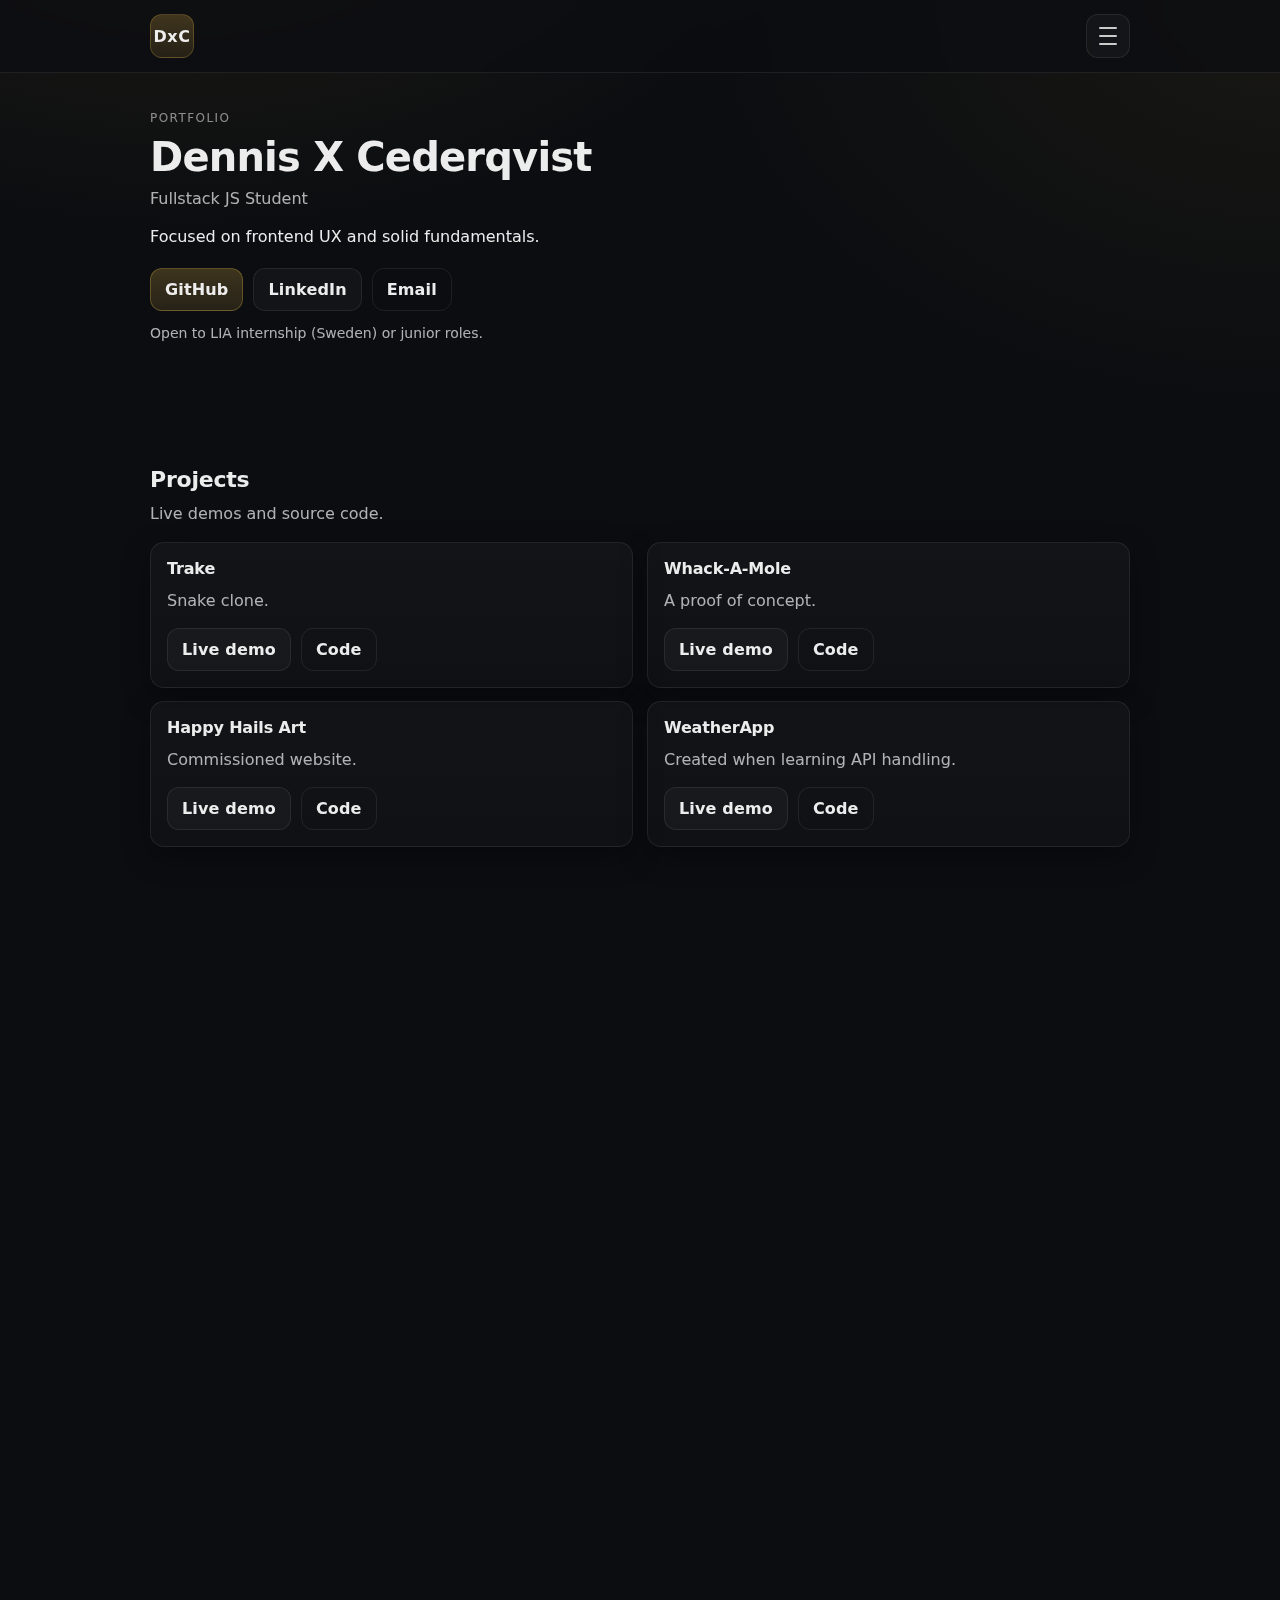
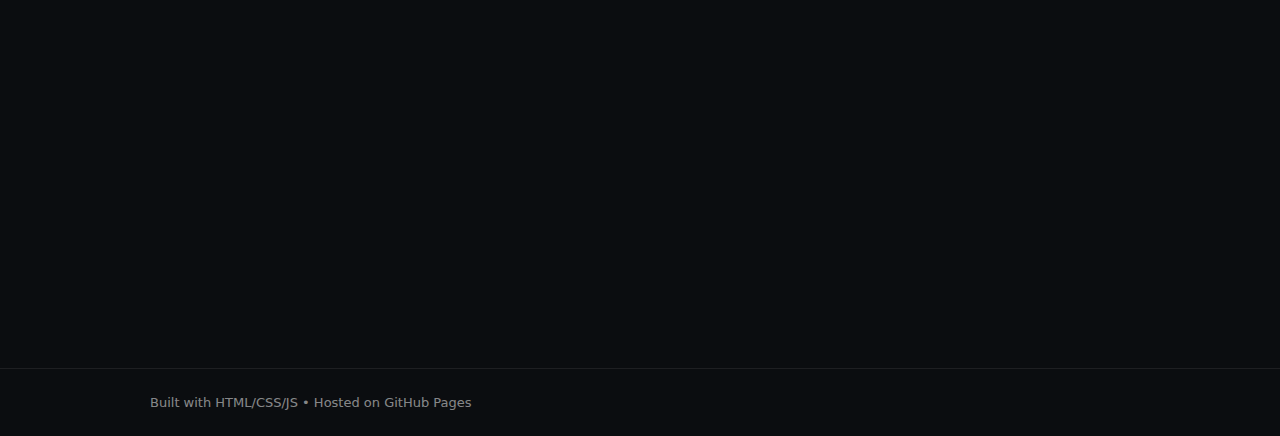
<file: index.html>
<!doctype html>
<html lang="en">
  <head>
    <meta charset="UTF-8" />
    <meta name="viewport" content="width=device-width, initial-scale=1.0" />
    <title>Dennis X Cederqvist — Fullstack JS Student</title>

    <meta
      name="description"
      content="Portfolio landing page for Dennis X Cederqvist. Projects, skills, and contact."
    />

    <!-- Basic Open Graph -->
    <meta property="og:title" content="Dennis X Cederqvist — Portfolio" />
    <meta
      property="og:description"
      content="Projects, skills, and contact info."
    />
    <meta property="og:type" content="website" />

    <link rel="stylesheet" href="./styles.css" />
    <script defer src="./main.js"></script>
    <script defer src="./menu.js"></script>

  </head>

  <body>
    <a class="skip-link" href="#main" data-i18n="skipToContent">Skip to content</a>

    <header class="header">
        <div class="container header__inner">
            <div class="brand" aria-label="Brand">
            <span class="brand__mark" aria-hidden="true">DxC</span>
            <span class="brand__sr">Dennis X Cederqvist</span>
            </div>

            <div class="header__actions">
            <button
                class="menu-btn"
                type="button"
                id="menuBtn"
                aria-label="Open menu"
                aria-expanded="false"
                aria-controls="mobileMenu"
            >
                <span class="menu-btn__bar" aria-hidden="true"></span>
                <span class="menu-btn__bar" aria-hidden="true"></span>
                <span class="menu-btn__bar" aria-hidden="true"></span>
            </button>
            </div>
        </div>

        <!-- Mobile menu overlay -->
        <div class="menu" id="mobileMenu" hidden>
            <div class="menu__backdrop" data-menu-close aria-hidden="true"></div>

            <div class="menu__panel" role="dialog" aria-modal="true" aria-label="Menu">
            <div class="menu__top">
                <div class="menu__brand">
                <span class="brand__mark" aria-hidden="true">DxC</span>
                <span class="menu__title" data-i18n="menu">Menu</span>
                </div>

                <button
                class="menu__close"
                type="button"
                data-menu-close
                aria-label="Close menu"
                >
                ×
                </button>
            </div>

            <nav class="menu__nav" aria-label="Site">
                <a class="menu__link" href="#projects" data-menu-close data-i18n="projects">Projects</a>
                <a class="menu__link" href="#skills" data-menu-close data-i18n="skills">Skills</a>
                <a class="menu__link" href="#about" data-menu-close data-i18n="about">About</a>
                <a class="menu__link" href="#contact" data-menu-close data-i18n="contact">Contact</a>
            </nav>

            <div class="menu__divider" role="separator" aria-hidden="true"></div>

            <!-- Language toggle moved into menu -->
            <button
                class="lang-toggle lang-toggle--menu"
                type="button"
                id="langToggle"
                aria-label="Toggle language"
            >
                <span class="lang-toggle__item lang-toggle__item--active" data-lang="en">EN</span>
                <span class="lang-toggle__sep">|</span>
                <span class="lang-toggle__item" data-lang="sv">SV</span>
            </button>
            </div>
        </div>
    </header>


    <main id="main">
      <!-- HERO -->
      <section class="section hero">
        <div class="container">
          <div class="reveal reveal--up">
            <p class="eyebrow" data-i18n="heroEyebrow">Portfolio</p>

            <h1 class="hero__name" data-i18n="name">Dennis X Cederqvist</h1>
            <p class="hero__title" data-i18n="title">Fullstack JS Student</p>

            <p class="hero__tagline" data-i18n="tagline">
              Focused on frontend UX and solid fundamentals.
            </p>

            <div class="hero__cta">
              <a class="btn btn--primary" href="https://github.com/DennisCederqvist" target="_blank" rel="noreferrer">
                <span data-i18n="github">GitHub</span>
              </a>
              <a class="btn btn--secondary" href="https://www.linkedin.com/in/dennis-cederqvist/" target="_blank" rel="noreferrer">
                <span data-i18n="linkedin">LinkedIn</span>
              </a>
              <a class="btn btn--ghost" href="mailto:denniz.cederquist@gmail.com">
                <span data-i18n="email">Email</span>
              </a>
            </div>

            <p class="hero__note" data-i18n="heroNote">
              Open to LIA internship (Sweden) or junior roles.
            </p>
          </div>
        </div>
      </section>

      <!-- PROJECTS -->
      <section class="section" id="projects">
        <div class="container">
          <div class="section__head reveal reveal--up">
            <h2 class="section__title" data-i18n="projects">Projects</h2>
            <p class="section__subtitle" data-i18n="projectsSub">
              Live demos and source code.
            </p>
          </div>

          <div class="grid">
            <article class="card reveal reveal--left">
              <h3 class="card__title">Trake</h3>
              <p class="card__text" data-i18n="trakeDesc">A Snake clone.</p>
              <div class="card__actions">
                <a class="btn btn--secondary" href="https://denniscederqvist.github.io/Trake/" target="_blank" rel="noreferrer">
                  <span data-i18n="liveDemo">Live demo</span>
                </a>
                <a class="btn btn--ghost" href="https://github.com/DennisCederqvist/Trake" target="_blank" rel="noreferrer">
                  <span data-i18n="code">Code</span>
                </a>
              </div>
            </article>

            <article class="card reveal reveal--right">
              <h3 class="card__title">Whack-A-Mole</h3>
              <p class="card__text" data-i18n="wamDesc">A proof of concept.</p>
              <div class="card__actions">
                <a class="btn btn--secondary" href="https://denniscederqvist.github.io/Whack-A-Mole/" target="_blank" rel="noreferrer">
                  <span data-i18n="liveDemo">Live demo</span>
                </a>
                <a class="btn btn--ghost" href="https://github.com/DennisCederqvist/Whack-A-Mole" target="_blank" rel="noreferrer">
                  <span data-i18n="code">Code</span>
                </a>
              </div>
            </article>

            <article class="card reveal reveal--left">
              <h3 class="card__title">Happy Hails Art</h3>
              <p class="card__text" data-i18n="hhaDesc">A commission website.</p>
              <div class="card__actions">
                <a class="btn btn--secondary" href="https://denniscederqvist.github.io/Happy-Hails-Art/" target="_blank" rel="noreferrer">
                  <span data-i18n="liveDemo">Live demo</span>
                </a>
                <a class="btn btn--ghost" href="https://github.com/DennisCederqvist/Happy-Hails-Art" target="_blank" rel="noreferrer">
                  <span data-i18n="code">Code</span>
                </a>
              </div>
            </article>

            <article class="card reveal reveal--right">
              <h3 class="card__title">WeatherApp</h3>
              <p class="card__text" data-i18n="weatherDesc">Created when learning API handling.</p>
              <div class="card__actions">
                <a class="btn btn--secondary" href="https://denniscederqvist.github.io/WeatherApp/" target="_blank" rel="noreferrer">
                  <span data-i18n="liveDemo">Live demo</span>
                </a>
                <a class="btn btn--ghost" href="https://github.com/DennisCederqvist/WeatherApp" target="_blank" rel="noreferrer">
                  <span data-i18n="code">Code</span>
                </a>
              </div>
            </article>
          </div>
        </div>
      </section>

      <!-- SKILLS -->
      <section class="section" id="skills">
        <div class="container">
          <div class="section__head reveal reveal--up">
            <h2 class="section__title" data-i18n="skills">Skills</h2>
            <p class="section__subtitle" data-i18n="skillsSub">
              Category overview.
            </p>
          </div>

          <div class="grid grid--skills">
            <article class="card reveal reveal--left">
              <div class="card__row">
                <h3 class="card__title" data-i18n="frontend">Frontend</h3>
                <div class="stars" aria-label="4 out of 5">
                  <span class="star star--on" aria-hidden="true">★</span>
                  <span class="star star--on" aria-hidden="true">★</span>
                  <span class="star star--on" aria-hidden="true">★</span>
                  <span class="star star--on" aria-hidden="true">★</span>
                  <span class="star" aria-hidden="true">★</span>
                </div>
              </div>
              <ul class="list">
                <li>HTML</li>
                <li>CSS</li>
                <li data-i18n="responsiveDesign">Responsive design</li>
                <li>JavaScript (ES6+)</li>
                <li>React</li>
              </ul>
            </article>

            <article class="card reveal reveal--right">
              <div class="card__row">
                <h3 class="card__title" data-i18n="backend">Backend</h3>
                <div class="stars" aria-label="3 out of 5">
                  <span class="star star--on" aria-hidden="true">★</span>
                  <span class="star star--on" aria-hidden="true">★</span>
                  <span class="star star--on" aria-hidden="true">★</span>
                  <span class="star" aria-hidden="true">★</span>
                  <span class="star" aria-hidden="true">★</span>
                </div>
              </div>
              <ul class="list">
                <li>Node.js</li>
                <li>REST APIs</li>
                <li data-i18n="databasesBasic">Databases (basic)</li>
              </ul>
            </article>

            <article class="card reveal reveal--left">
              <div class="card__row">
                <h3 class="card__title" data-i18n="tools">Tools</h3>
                <div class="stars" aria-label="4 out of 5">
                  <span class="star star--on" aria-hidden="true">★</span>
                  <span class="star star--on" aria-hidden="true">★</span>
                  <span class="star star--on" aria-hidden="true">★</span>
                  <span class="star star--on" aria-hidden="true">★</span>
                  <span class="star" aria-hidden="true">★</span>
                </div>
              </div>
              <ul class="list">
                <li>Git & GitHub</li>
                <li>Vite / npm</li>
                <li>TypeScript</li>
                <li data-i18n="debugStructure">Debugging & structure</li>
              </ul>
            </article>

            <article class="card reveal reveal--right">
              <div class="card__row">
                <h3 class="card__title" data-i18n="extra">Extra</h3>
                <div class="stars" aria-label="3 out of 5">
                  <span class="star star--on" aria-hidden="true">★</span>
                  <span class="star star--on" aria-hidden="true">★</span>
                  <span class="star star--on" aria-hidden="true">★</span>
                  <span class="star" aria-hidden="true">★</span>
                  <span class="star" aria-hidden="true">★</span>
                </div>
              </div>
              <ul class="list">
                <li data-i18n="uiPolish">UI polish / micro-interactions</li>
                <li data-i18n="accessibilityBasics">Accessibility basics</li>
                <li data-i18n="documentation">Documentation</li>
              </ul>
            </article>
          </div>
        </div>
      </section>

      <!-- ABOUT -->
      <section class="section" id="about">
        <div class="container">
          <div class="section__head reveal reveal--up">
            <h2 class="section__title" data-i18n="about">About</h2>
          </div>

          <div class="card reveal reveal--up">
            <p class="card__text" data-i18n="aboutText">
              I’m a Fullstack JavaScript student building small web apps and games while learning React state patterns and TypeScript. I care about clean structure, readable code, and smooth user experience. I’m currently looking for a LIA internship (Sweden) or a junior position.
            </p>
          </div>
        </div>
      </section>

      <!-- CONTACT -->
      <section class="section" id="contact">
        <div class="container">
          <div class="section__head reveal">
            <h2 class="section__title" data-i18n="contact">Contact</h2>
            <p class="section__subtitle" data-i18n="contactSub">
              Best way to reach me is email or LinkedIn.
            </p>
          </div>

          <div class="contact-actions reveal">
            <a class="btn btn--primary btn--wide" href="mailto:denniz.cederquist@gmail.com">
              <span data-i18n="emailMe">Email me</span>
            </a>
            <a class="btn btn--secondary btn--wide" href="https://www.linkedin.com/in/dennis-cederqvist/" target="_blank" rel="noreferrer">
              <span data-i18n="messageLinkedIn">Message on LinkedIn</span>
            </a>
          </div>
        </div>
      </section>
    </main>

    <footer class="footer">
      <div class="container footer__inner">
        <p class="footer__text" data-i18n="footerText">
          Built with HTML/CSS/JS • Hosted on GitHub Pages
        </p>
      </div>
    </footer>
  </body>
</html>
</file>
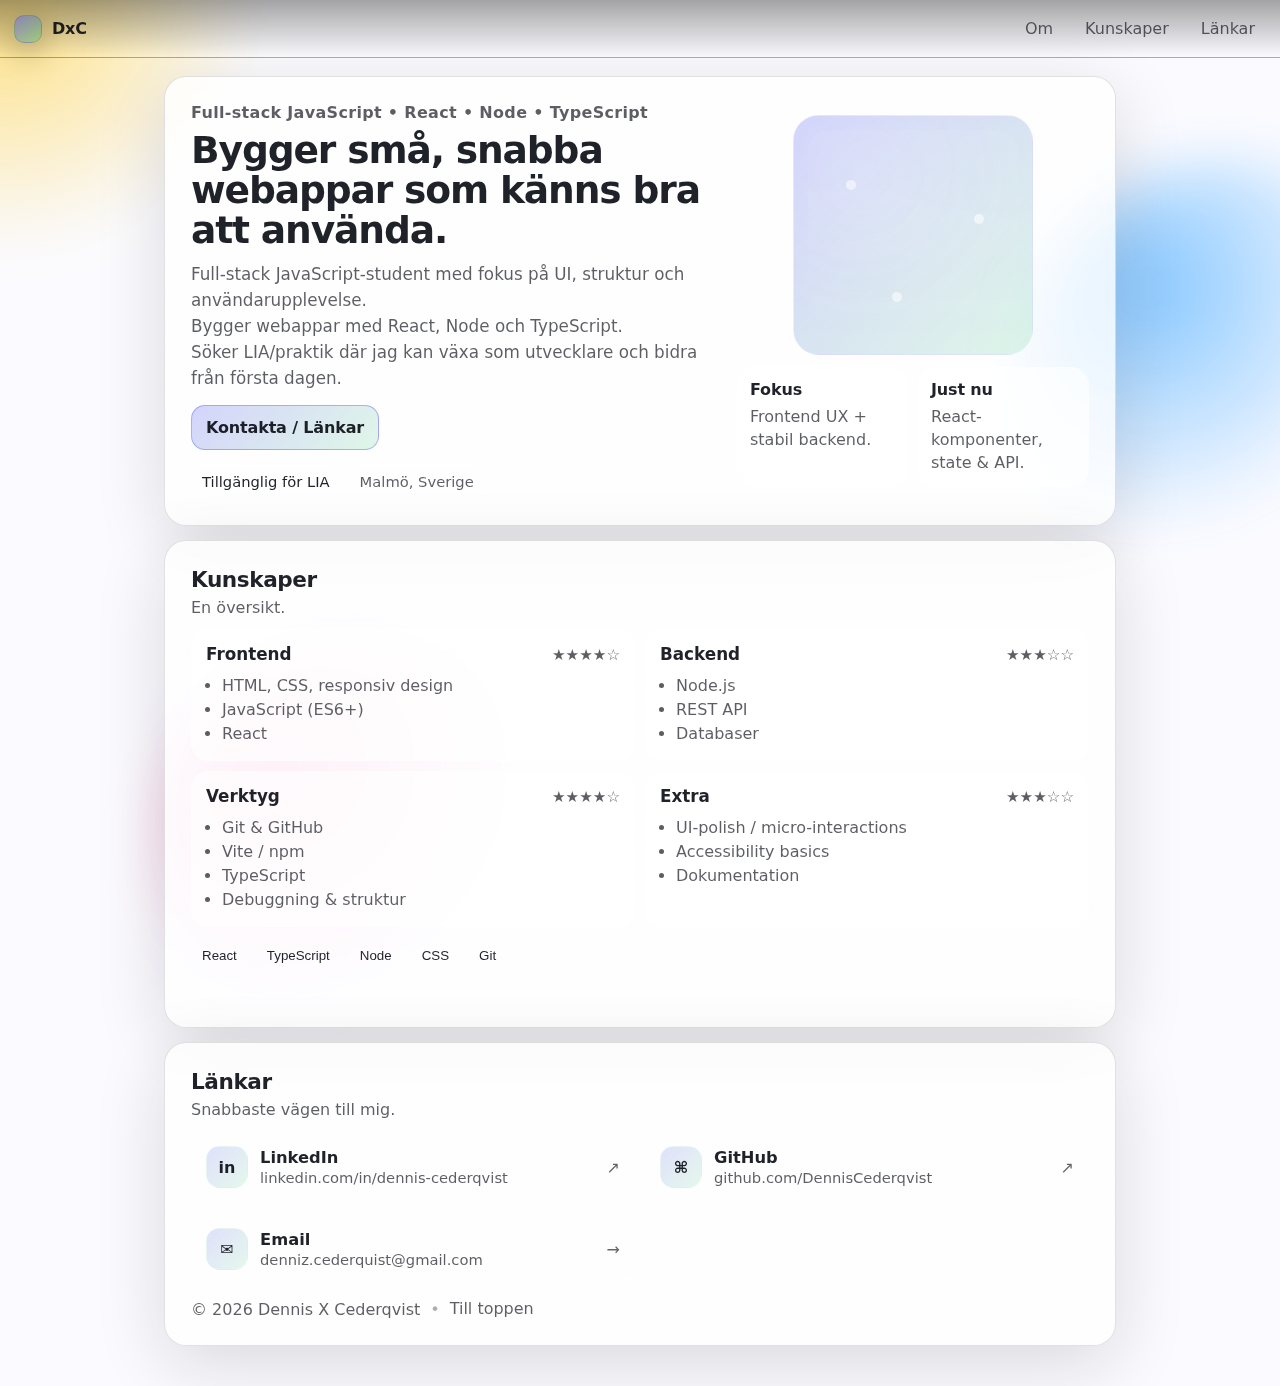
<file: Backup/index.html>
<!doctype html>
<html lang="sv">
<head>
  <meta charset="utf-8" />
  <meta name="viewport" content="width=device-width, initial-scale=1" />
  <meta name="color-scheme" content="dark light" />
  <title>DxC — Links</title>
  <meta name="description" content="Mobilförst landing page med länkar och skills." />

  <!-- Open Graph -->
  <meta property="og:title" content="Ditt Namn" />
  <meta property="og:description" content="Full-stack JavaScript • Projekt • Länkar" />
  <meta property="og:type" content="website" />

  <link rel="stylesheet" href="styles.css" />
</head>

<body>
  <!-- Bakgrunds-“blobs” (animeras i CSS) -->
  <div class="bg" aria-hidden="true">
    <span class="blob b1"></span>
    <span class="blob b2"></span>
    <span class="blob b3"></span>
    <span class="grid"></span>
  </div>

  <header class="topbar">
    <a class="brand" href="#" aria-label="Till toppen">
      <span class="mark" aria-hidden="true"></span>
      <span class="brandText">DxC</span>
    </a>

    <nav class="nav">
      <a href="#about">Om</a>
      <a href="#skills">Kunskaper</a>
      <a href="#links">Länkar</a>
    </nav>
  </header>

  <main class="wrap">
    <!-- HERO -->
    <section class="card hero" id="top">
      <div class="heroLeft">
        <p class="kicker">Full-stack JavaScript • React • Node • TypeScript</p>
        <h1>Bygger små, snabba webappar som känns bra att använda.</h1>
        <p class="lead" id="about">
          Full-stack JavaScript-student med fokus på UI, struktur och användarupplevelse.
          <br>
          Bygger webappar med React, Node och TypeScript.
          <br>
          Söker LIA/praktik där jag kan växa som utvecklare och bidra från första dagen.
        </p>

        <div class="ctaRow">
          <a class="btn primary" href="#links">Kontakta / Länkar</a>
        </div>

        <div class="meta">
          <span class="pill" id="statusPill">Tillgänglig för LIA</span>
          <span class="pill subtle">Malmö, Sverige</span>
        </div>
      </div>

      <div class="heroRight">
        <div class="avatar" aria-hidden="true">
          <div class="ring"></div>
          <div class="face">
            <div class="spark s1"></div>
            <div class="spark s2"></div>
            <div class="spark s3"></div>
          </div>
        </div>

        <div class="miniCards">
          <article class="mini">
            <h3>Fokus</h3>
            <p>Frontend UX + stabil backend.</p>
          </article>
          <article class="mini">
            <h3>Just nu</h3>
            <p>React-komponenter, state & API.</p>
          </article>
        </div>
      </div>
    </section>

    <!-- SKILLS -->
    <section class="card" id="skills">
      <div class="sectionHead">
        <h2>Kunskaper</h2>
        <p>En översikt.</p>
      </div>

      <div class="skillsGrid">
        <article class="skill">
          <div class="skillTop">
            <h3>Frontend</h3>
            <span class="lvl" data-level="4">★★★★☆</span>
          </div>
          <ul>
            <li>HTML, CSS, responsiv design</li>
            <li>JavaScript (ES6+)</li>
            <li>React</li>
          </ul>
        </article>

        <article class="skill">
          <div class="skillTop">
            <h3>Backend</h3>
            <span class="lvl" data-level="3">★★★☆☆</span>
          </div>
          <ul>
            <li>Node.js</li>
            <li>REST API</li>
            <li>Databaser</li>
          </ul>
        </article>

        <article class="skill">
          <div class="skillTop">
            <h3>Verktyg</h3>
            <span class="lvl" data-level="4">★★★★☆</span>
          </div>
          <ul>
            <li>Git & GitHub</li>
            <li>Vite / npm</li>
            <li>TypeScript</li>
            <li>Debuggning & struktur</li>
          </ul>
        </article>

        <article class="skill">
          <div class="skillTop">
            <h3>Extra</h3>
            <span class="lvl" data-level="3">★★★☆☆</span>
          </div>
          <ul>
            <li>UI-polish / micro-interactions</li>
            <li>Accessibility basics</li>
            <li>Dokumentation</li>
          </ul>
        </article>
      </div>

      <div class="chips">
        <button class="chip" type="button" data-chip="React">React</button>
        <button class="chip" type="button" data-chip="TypeScript">TypeScript</button>
        <button class="chip" type="button" data-chip="Node">Node</button>
        <button class="chip" type="button" data-chip="CSS">CSS</button>
        <button class="chip" type="button" data-chip="Git">Git</button>
      </div>

      <p class="hint" id="chipHint" aria-live="polite"></p>
    </section>

    <!-- LINKS -->
    <section class="card" id="links">
      <div class="sectionHead">
        <h2>Länkar</h2>
        <p>Snabbaste vägen till mig.</p>
      </div>

      <div class="linkGrid">
        <a class="linkCard" href="https://www.linkedin.com/in/dennis-cederqvist" target="_blank" rel="noopener noreferrer">
          <div class="icon" aria-hidden="true">in</div>
          <div class="txt">
            <strong>LinkedIn</strong>
            <span>linkedin.com/in/dennis-cederqvist</span>
          </div>
          <div class="go" aria-hidden="true">↗</div>
        </a>

        <a class="linkCard" href="https://github.com/DennisCederqvist" target="_blank" rel="noopener noreferrer">
          <div class="icon" aria-hidden="true">⌘</div>
          <div class="txt">
            <strong>GitHub</strong>
            <span>github.com/DennisCederqvist</span>
          </div>
          <div class="go" aria-hidden="true">↗</div>
        </a>

        <a class="linkCard" href="mailto:denniz.cederquist@gmail.com">
          <div class="icon" aria-hidden="true">✉</div>
          <div class="txt">
            <strong>Email</strong>
            <span>denniz.cederquist@gmail.com</span>
          </div>
          <div class="go" aria-hidden="true">→</div>
        </a>

        <!-- <a class="linkCard" href="https://DIN-PORTFOLIO-LÄNK" target="_blank" rel="noopener noreferrer">
          <div class="icon" aria-hidden="true">★</div>
          <div class="txt">
            <strong>Portfolio</strong>
            <span>DIN-PORTFOLIO-LÄNK</span>
          </div>
          <div class="go" aria-hidden="true">↗</div>
        </a> -->
      </div>

      <footer class="footer">
        <span>© <span id="year"></span> Dennis X Cederqvist</span>
        <span class="sep">•</span>
        <a href="#top">Till toppen</a>
      </footer>
    </section>
  </main>

  <script src="app.js"></script>
</body>
</html>
</file>
<file: styles.css>
/* =========
   Base
========= */
:root {
  --bg: #0b0d10;
  --surface: #10141a;
  --surface-2: #0f1318;
  --border: rgba(255, 255, 255, 0.08);
  --text: rgba(255, 255, 255, 0.92);
  --muted: rgba(255, 255, 255, 0.68);
  --muted-2: rgba(255, 255, 255, 0.52);
  --header-offset: 55px;

  /* Muted amber/yellow */
  --accent: #f2c14e;
  --accent-2: rgba(242, 193, 78, 0.18);

  --radius: 14px;
  --shadow: 0 10px 28px rgba(0, 0, 0, 0.35);

  --container: 980px;
}

*,
*::before,
*::after {
  box-sizing: border-box;
}

html {
  color-scheme: dark;
  scroll-behavior: smooth;
  overflow-x: clip;
}

body {
  margin: 0;
  font-family: system-ui, -apple-system, Segoe UI, Roboto, Ubuntu, Cantarell,
    Noto Sans, Helvetica, Arial, "Apple Color Emoji", "Segoe UI Emoji";
  background: radial-gradient(1200px 800px at 15% -10%, rgba(242, 193, 78, 0.10), transparent 55%),
              radial-gradient(1000px 700px at 100% 0%, rgba(242, 193, 78, 0.06), transparent 60%),
              var(--bg);
  color: var(--text);
}

html, body {
  overflow-x: hidden;
}

a {
  color: inherit;
  text-decoration: none;
}

.container {
  width: min(var(--container), calc(100% - 32px));
  margin: 0 auto;
}

/* =========
   Accessibility
========= */
.skip-link {
  position: absolute;
  left: 16px;
  top: 12px;
  transform: translateX(-200%);
  background: var(--surface);
  border: 1px solid var(--border);
  padding: 10px 12px;
  border-radius: 10px;
}
.skip-link:focus {
  transform: translateX(0);
}


/* =========
   Header
========= */
.header {
  position: fixed;
  width: 100%;
  top: 0;
  z-index: 1000;
  background: rgba(11, 13, 16, 0.72);
  backdrop-filter: blur(10px);
  border-bottom: 1px solid var(--border);
  -webkit-backdrop-filter: blur(10px);
  transform: translateZ(0);
  will-change: transform;
}


.header__inner {
  display: flex;
  align-items: center;
  justify-content: space-between;
  padding: 14px 0;
}

.brand {
  display: inline-flex;
  align-items: center;
  gap: 10px;
}

.brand__mark {
  display: inline-flex;
  align-items: center;
  justify-content: center;
  width: 44px;
  height: 44px;
  border-radius: 12px;
  background: linear-gradient(180deg, rgba(242, 193, 78, 0.22), rgba(242, 193, 78, 0.10));
  border: 1px solid rgba(242, 193, 78, 0.22);
  font-weight: 700;
  letter-spacing: 0.5px;
}

.brand__sr {
  position: absolute;
  width: 1px;
  height: 1px;
  overflow: hidden;
  clip: rect(0 0 0 0);
  white-space: nowrap;
}

.lang-toggle {
  display: inline-flex;
  align-items: center;
  gap: 10px;
  padding: 10px 12px;
  border-radius: 12px;
  border: 1px solid var(--border);
  background: rgba(255, 255, 255, 0.03);
  color: var(--muted);
  cursor: pointer;
}

.lang-toggle__item--active {
  color: var(--text);
  text-decoration: underline;
  text-decoration-color: rgba(242, 193, 78, 0.55);
  text-underline-offset: 4px;
}

/* =========
   Sections
========= */
.section {
  padding: 44px 0;
  scroll-margin-top: var(--header-offset);
}

.hero {
  margin-top: var(--header-offset);
  
  
}

.eyebrow {
  color: var(--muted-2);
  letter-spacing: 0.12em;
  text-transform: uppercase;
  font-size: 12px;
  margin: 0 0 10px;
}

.hero__name {
  margin: 0;
  font-size: 34px;
  letter-spacing: -0.02em;
  line-height: 1.1;
}

.hero__title {
  margin: 10px 0 0;
  font-size: 16px;
  color: var(--muted);
}

.hero__tagline {
  margin: 16px 0 0;
  color: var(--text);
  max-width: 52ch;
  line-height: 1.6;
}

.hero__cta {
  display: grid;
  grid-template-columns: 1fr;
  gap: 10px;
  margin-top: 18px;
}

.hero__note {
  margin-top: 14px;
  color: var(--muted);
  font-size: 14px;
}

/* =========
   Section headings
========= */
.section__head {
  margin-bottom: 16px;
}

.section__title {
  margin: 0;
  font-size: 22px;
  letter-spacing: -0.01em;
}

.section__subtitle {
  margin: 10px 0 0;
  color: var(--muted);
  line-height: 1.5;
}

/* =========
   Cards + Grid
========= */
.grid {
  display: grid;
  grid-template-columns: 1fr;
  gap: 14px;
}

.grid--skills {
  margin-top: 10px;
}

.card {
  background: linear-gradient(180deg, rgba(255,255,255,0.03), rgba(255,255,255,0.02));
  border: 1px solid var(--border);
  border-radius: var(--radius);
  padding: 16px;
  box-shadow: var(--shadow);
}

.card__title {
  margin: 0;
  font-size: 16px;
  letter-spacing: -0.01em;
}

.card__text {
  margin: 10px 0 0;
  color: var(--muted);
  line-height: 1.6;
}

.card__actions {
  display: flex;
  gap: 10px;
  margin-top: 14px;
  flex-wrap: wrap;
}

.card__row {
  display: flex;
  align-items: center;
  justify-content: space-between;
  gap: 12px;
}

/* =========
   Buttons
========= */
.btn {
  display: inline-flex;
  align-items: center;
  justify-content: center;
  gap: 8px;
  padding: 11px 14px;
  border-radius: 12px;
  border: 1px solid var(--border);
  background: rgba(255, 255, 255, 0.03);
  color: var(--text);
  font-weight: 600;
  letter-spacing: 0.01em;
}

.btn--primary {
  border-color: rgba(242, 193, 78, 0.28);
  background: linear-gradient(180deg, rgba(242, 193, 78, 0.22), rgba(242, 193, 78, 0.12));
}

.btn--secondary:hover,
.btn--ghost:hover,
.btn--primary:hover {
  border-color: rgba(242, 193, 78, 0.35);
}

.btn--ghost {
  background: transparent;
}

.btn--wide {
  width: 100%;
}

.contact-actions {
  display: grid;
  grid-template-columns: 1fr;
  gap: 10px;
}

/* =========
   Lists + Stars
========= */
.list {
  margin: 12px 0 0;
  padding-left: 18px;
  color: var(--muted);
  line-height: 1.6;
}

.stars {
  display: inline-flex;
  gap: 2px;
  line-height: 1;
  font-size: 14px;
}
.star {
  color: rgba(255, 255, 255, 0.30);
}
.star--on {
  color: var(--accent);
}

/* =========
   Footer
========= */
.footer {
  border-top: 1px solid var(--border);
  padding: 26px 0;
  color: var(--muted-2);
}
.footer__text {
  margin: 0;
  font-size: 13px;
}

/* =========
   Scroll reveal
========= */
.reveal {
  opacity: 0;
  transition: opacity 1000ms ease, transform 1000ms ease;
  will-change: opacity, transform;
}

.reveal--up {
  transform: translateY(50px);
}

.reveal--left {
  transform: translateX(-50px);
}

.reveal--right {
  transform: translateX(50px);
}

.reveal.is-visible {
  opacity: 1;
  transform: translate(0, 0);
}

@media (prefers-reduced-motion: reduce) {
  html { scroll-behavior: auto; }
  .reveal { opacity: 1; transform: none; transition: none; }
}

/* =========
   Breakpoints (mobile-first)
========= */
@media (min-width: 640px) {
  .hero__cta {
    grid-template-columns: repeat(3, max-content);
    justify-content: start;
  }

  .contact-actions {
    grid-template-columns: repeat(2, 1fr);
  }

  .grid {
    grid-template-columns: repeat(2, 1fr);
  }

  .grid--skills {
    grid-template-columns: repeat(2, 1fr);
  }

  .hero__name {
    font-size: 40px;
  }
}

@media (min-width: 980px) {
  .section {
    padding: 56px 0;
  }
}

/* =========
   Menu button (hamburger)
========= */
.menu-btn {
  width: 44px;
  height: 44px;
  border-radius: 12px;
  border: 1px solid var(--border);
  background: rgba(255, 255, 255, 0.03);
  display: inline-flex;
  flex-direction: column;
  align-items: center;
  justify-content: center;
  gap: 6px;
  cursor: pointer;
}

.menu-btn__bar {
  width: 18px;
  height: 2px;
  background: rgba(255, 255, 255, 0.78);
  border-radius: 999px;
}

/* =========
   Mobile menu overlay + panel
========= */
.menu {
  position: fixed;
  inset: 0;
  z-index: 40;
}

.menu[hidden] {
  display: none;
}

.menu__backdrop {
  position: absolute;
  inset: 0;
  background: rgba(0, 0, 0, 0.55);
}

.menu__panel {
  position: absolute;
  top: 10px;
  left: 50%;
  transform: translateX(-50%);
  width: min(var(--container), calc(100% - 24px));
  background: rgba(16, 20, 26, 0.92);
  border: 1px solid var(--border);
  border-radius: var(--radius);
  box-shadow: var(--shadow);
  padding: 14px;
  backdrop-filter: blur(10px);

  /* animation start state */
  opacity: 0;
  transform: translateX(-50%) translateY(-6px);
}

/* Top row */
.menu__top {
  display: flex;
  align-items: center;
  justify-content: space-between;
  gap: 10px;
  padding-bottom: 10px;
}

.menu__brand {
  display: inline-flex;
  align-items: center;
  gap: 10px;
}

.menu__title {
  color: var(--muted);
  font-weight: 600;
}

.menu__close {
  width: 40px;
  height: 40px;
  border-radius: 12px;
  border: 1px solid var(--border);
  background: rgba(255, 255, 255, 0.03);
  color: var(--text);
  font-size: 22px;
  line-height: 1;
  cursor: pointer;
}

/* Nav links */
.menu__nav {
  display: grid;
  gap: 10px;
  padding: 10px 0 14px;
}

.menu__link {
  padding: 12px 12px;
  border-radius: 12px;
  border: 1px solid var(--border);
  background: rgba(255, 255, 255, 0.03);
  color: var(--text);
  font-weight: 600;
}

.menu__link:hover {
  border-color: rgba(242, 193, 78, 0.35);
}

/* Divider */
.menu__divider {
  height: 1px;
  background: var(--border);
  margin: 10px 0;
}

/* Language toggle inside menu */
.lang-toggle--menu {
  width: 100%;
  justify-content: center;
}

/* =========
   Menu open animation (no JS required for the animation itself)
========= */
.menu.is-open .menu__panel {
  opacity: 1;
  transform: translateX(-50%) translateY(0);
  transition: opacity 180ms ease, transform 180ms ease;
}

.menu.is-open .menu__backdrop {
  opacity: 1;
  transition: opacity 180ms ease;
}

/* Respect reduced motion */
@media (prefers-reduced-motion: reduce) {
  .menu__panel {
    transition: none !important;
  }
  .menu__backdrop {
    transition: none !important;
  }
}

/* Optional: on wider screens, keep panel slightly narrower */
@media (min-width: 640px) {
  .menu__panel {
    width: min(520px, calc(100% - 24px));
  }
}
</file>
<file: Backup/styles.css>
:root{
  --bg: #07060f;

  /* Cards */
  --card: rgba(16, 18, 28, .72);
  --card2: rgba(20, 23, 38, .58);

  /* Text */
  --text: rgba(255,255,255,.92);
  --muted: rgba(255,255,255,.72);
  --muted2: rgba(255,255,255,.58);

  /* Lines */
  --border: rgba(255,255,255,.16);

  /* Shadow */
  --shadow: 0 26px 100px rgba(0,0,0,.62);
  --radius: 22px;

  /* Accent colors: Yellow + Blue (complement) + a warm pink for depth */
  --a: rgba(255, 214, 0, .95);   /* yellow */
  --b: rgba(0, 180, 255, .88);   /* blue/cyan */
  --c: rgba(255, 80, 160, .70);  /* pink accent */
}

@media (prefers-color-scheme: light){
  :root{
    --bg: #fbfbff;

    --card: rgba(255,255,255,.78);
    --card2: rgba(255,255,255,.62);

    --text: rgba(8,10,18,.90);
    --muted: rgba(8,10,18,.66);
    --muted2: rgba(8,10,18,.56);

    --border: rgba(8,10,18,.12);
    --shadow: 0 18px 70px rgba(8,10,18,.14);

    /* Keep same accents in light mode */
    --a: rgba(255, 196, 0, .92);
    --b: rgba(0, 140, 255, .85);
    --c: rgba(240, 70, 150, .65);
  }
}


*{ box-sizing: border-box; }
html, body{ height: 100%; }
body{
  margin: 0;
  font-family: ui-sans-serif, system-ui, -apple-system, Segoe UI, Roboto, Helvetica, Arial;
  color: var(--text);
  background: var(--bg);
  overflow-x: hidden;
}

a{ color: inherit; }

.bg{
  position: fixed;
  inset: 0;
  pointer-events: none;
  z-index: -1;
}

.blob{
  position: absolute;
  width: 420px;
  height: 420px;
  border-radius: 50%;
  filter: blur(28px);
  opacity: .55;
  transform: translate3d(0,0,0);
  animation: float 14s ease-in-out infinite;
}

.b1{ left: -120px; top: -120px; background: radial-gradient(circle at 30% 30%, var(--a), transparent 60%); }
.b2{ right: -160px; top: 18vh; background: radial-gradient(circle at 30% 30%, var(--b), transparent 60%); animation-duration: 18s; }
.b3{ left: 12vw; bottom: -160px; background: radial-gradient(circle at 30% 30%, var(--c), transparent 60%); animation-duration: 22s; }

.grid{
  position: absolute;
  inset: 0;
  opacity: .14;
  background-image:
    linear-gradient(to right, rgba(255,255,255,.08) 1px, transparent 1px),
    linear-gradient(to bottom, rgba(255,255,255,.08) 1px, transparent 1px);
  background-size: 44px 44px;
  mask-image: radial-gradient(circle at 40% 10%, black 0 40%, transparent 68%);
}

@keyframes float{
  0%,100%{ transform: translate(0,0) scale(1); }
  50%{ transform: translate(26px, -18px) scale(1.04); }
}

.topbar{
  position: sticky;
  top: 0;
  backdrop-filter: blur(10px);
  background: linear-gradient(180deg, rgba(0,0,0,.35), rgba(0,0,0,0));
  border-bottom: 1px solid rgba(255,255,255,.06);
  padding: 10px 14px;
  display: flex;
  gap: 12px;
  align-items: center;
  justify-content: space-between;
  z-index: 10;
}

.brand{
  display: flex;
  gap: 10px;
  align-items: center;
  text-decoration: none;
}

.mark{
  width: 28px;
  height: 28px;
  border-radius: 10px;
  border: 1px solid var(--border);
  background: linear-gradient(135deg, rgba(99,102,241,.55), rgba(34,197,94,.35));
  box-shadow: 0 10px 30px rgba(0,0,0,.25);
}

.brandText{ font-weight: 650; letter-spacing: -.01em; }

.nav{
  display: flex;
  gap: 10px;
  align-items: center;
}

.nav a{
  text-decoration: none;
  color: var(--muted);
  padding: 8px 10px;
  border-radius: 12px;
  border: 1px solid transparent;
}

.nav a:hover{
  color: var(--text);
  border-color: rgba(255,255,255,.12);
  background: rgba(255,255,255,.04);
}

.wrap{
  width: min(980px, 100%);
  margin: 0 auto;
  padding: 18px 14px 40px;
  display: grid;
  gap: 14px;
}

.card{
  border-radius: var(--radius);
  border: 1px solid var(--border);
  background: linear-gradient(180deg, rgba(255,255,255,.06), rgba(255,255,255,0)), var(--card);
  box-shadow: var(--shadow);
  padding: clamp(16px, 3.6vw, 26px);
  overflow: hidden;
}

.hero{
  display: grid;
  gap: 18px;
}

.kicker{
  margin: 0 0 8px;
  color: var(--muted);
  font-weight: 600;
  letter-spacing: .02em;
}

h1{
  margin: 0 0 10px;
  font-size: clamp(1.6rem, 4.2vw, 2.35rem);
  line-height: 1.07;
  letter-spacing: -0.03em;
}

.lead{
  margin: 0;
  color: var(--muted);
  line-height: 1.55;
  font-size: 1.05rem;
}

.ctaRow{
  display: flex;
  gap: 10px;
  margin-top: 14px;
  flex-wrap: wrap;
}

.btn{
  border: 1px solid var(--border);
  background: rgba(255,255,255,.05);
  color: var(--text);
  padding: 12px 14px;
  border-radius: 14px;
  text-decoration: none;
  font-weight: 650;
  letter-spacing: -.01em;
  cursor: pointer;
  transition: transform .08s ease, background .12s ease, border-color .12s ease;
  -webkit-tap-highlight-color: transparent;
}

.btn:hover{
  background: rgba(255,255,255,.07);
  border-color: rgba(255,255,255,.22);
}

.btn:active{ transform: scale(.99); }

.btn.primary{
  border-color: rgba(99,102,241,.45);
  background: linear-gradient(135deg, rgba(99,102,241,.28), rgba(34,197,94,.14));
}

.btn.ghost{
  background: rgba(255,255,255,.03);
}

.meta{
  display: flex;
  flex-wrap: wrap;
  gap: 8px;
  margin-top: 14px;
}

.pill{
  font-size: .92rem;
  padding: 8px 10px;
  border-radius: 999px;
  border: 1px solid rgba(255,255,255,.14);
  background: rgba(255,255,255,.04);
  color: var(--text);
}

.pill.subtle{
  color: var(--muted);
  border-color: rgba(255,255,255,.10);
}

.heroRight{
  display: grid;
  gap: 12px;
  align-content: start;
}

.avatar{
  position: relative;
  width: min(240px, 70vw);
  aspect-ratio: 1/1;
  margin: 0 auto;
  border-radius: 26px;
  border: 1px solid rgba(255,255,255,.14);
  background: radial-gradient(circle at 30% 25%, rgba(255,255,255,.14), transparent 60%),
              linear-gradient(135deg, rgba(99,102,241,.30), rgba(34,197,94,.14));
  overflow: hidden;
}

.ring{
  position: absolute;
  inset: -20%;
  border-radius: 50%;
  border: 2px solid rgba(255,255,255,.10);
  animation: spin 10s linear infinite;
}

@keyframes spin{
  to{ transform: rotate(360deg); }
}

.face{
  position: absolute;
  inset: 14px;
  border-radius: 22px;
  background: linear-gradient(180deg, rgba(255,255,255,.06), rgba(255,255,255,0));
}

.spark{
  position: absolute;
  width: 10px;
  height: 10px;
  border-radius: 50%;
  background: rgba(255,255,255,.55);
  filter: blur(.2px);
  animation: sparkle 2.4s ease-in-out infinite;
}

.s1{ left: 18%; top: 24%; animation-delay: .1s; }
.s2{ right: 16%; top: 40%; animation-delay: .7s; }
.s3{ left: 40%; bottom: 18%; animation-delay: 1.2s; }

@keyframes sparkle{
  0%,100%{ transform: scale(.85); opacity: .45; }
  50%{ transform: scale(1.25); opacity: .8; }
}

.miniCards{
  display: grid;
  gap: 10px;
  grid-template-columns: 1fr 1fr;
}

.mini{
  border: 1px solid rgba(255,255,255,.12);
  background: var(--card2);
  border-radius: 18px;
  padding: 12px 12px;
}

.mini h3{
  margin: 0 0 6px;
  font-size: 1rem;
  letter-spacing: -.01em;
}

.mini p{
  margin: 0;
  color: var(--muted);
  line-height: 1.45;
}

.sectionHead{
  display: grid;
  gap: 6px;
  margin-bottom: 12px;
}

.sectionHead h2{
  margin: 0;
  font-size: 1.35rem;
  letter-spacing: -0.02em;
}

.sectionHead p{
  margin: 0;
  color: var(--muted);
}

.skillsGrid{
  display: grid;
  grid-template-columns: 1fr;
  gap: 10px;
}

.skill{
  border: 1px solid rgba(255,255,255,.12);
  background: var(--card2);
  border-radius: 18px;
  padding: 14px;
  transition: transform .10s ease, border-color .12s ease, background .12s ease;
}

.skill:hover{
  transform: translateY(-1px);
  border-color: rgba(255,255,255,.18);
  background: rgba(255,255,255,.06);
}

.skillTop{
  display: flex;
  align-items: baseline;
  justify-content: space-between;
  gap: 10px;
}

.skill h3{ margin: 0; font-size: 1.05rem; }
.lvl{ color: var(--muted); font-size: .95rem; }

.skill ul{
  margin: 10px 0 0;
  padding-left: 16px;
  color: var(--muted);
  line-height: 1.5;
}

.chips{
  margin-top: 12px;
  display: flex;
  gap: 8px;
  flex-wrap: wrap;
}

.chip{
  border: 1px solid rgba(255,255,255,.12);
  background: rgba(255,255,255,.04);
  color: var(--text);
  padding: 8px 10px;
  border-radius: 999px;
  cursor: pointer;
  transition: transform .08s ease, border-color .12s ease, background .12s ease;
}

.chip:hover{
  background: rgba(255,255,255,.06);
  border-color: rgba(255,255,255,.18);
}

.chip:active{ transform: scale(.99); }

.hint{
  margin: 10px 0 0;
  color: var(--muted2);
  min-height: 1.2em;
}

.linkGrid{
  display: grid;
  grid-template-columns: 1fr;
  gap: 10px;
}

.linkCard{
  display: flex;
  gap: 12px;
  align-items: center;
  text-decoration: none;
  border: 1px solid rgba(255,255,255,.12);
  background: rgba(255,255,255,.04);
  border-radius: 18px;
  padding: 14px;
  transition: transform .10s ease, border-color .12s ease, background .12s ease;
}

.linkCard:hover{
  transform: translateY(-1px);
  border-color: rgba(255,255,255,.18);
  background: rgba(255,255,255,.06);
}

.icon{
  width: 42px;
  height: 42px;
  border-radius: 14px;
  display: grid;
  place-items: center;
  border: 1px solid rgba(255,255,255,.14);
  background: linear-gradient(135deg, rgba(99,102,241,.20), rgba(34,197,94,.12));
  font-weight: 800;
}

.txt{
  display: grid;
  gap: 2px;
  min-width: 0;
}

.txt strong{ font-size: 1.02rem; }
.txt span{
  color: var(--muted);
  font-size: .92rem;
  white-space: nowrap;
  overflow: hidden;
  text-overflow: ellipsis;
}

.go{ margin-left: auto; opacity: .7; }

.footer{
  margin-top: 14px;
  display: flex;
  align-items: center;
  gap: 10px;
  color: var(--muted);
  flex-wrap: wrap;
}

.footer a{
  color: var(--muted);
  text-decoration: none;
  border-bottom: 1px dashed transparent;
}
.footer a:hover{ border-bottom-color: var(--muted); }
.sep{ opacity: .5; }

/* Desktop layout */
@media (min-width: 860px){
  .hero{
    grid-template-columns: 1.2fr .8fr;
    align-items: center;
  }
  .skillsGrid{
    grid-template-columns: 1fr 1fr;
  }
  .linkGrid{
    grid-template-columns: 1fr 1fr;
  }
}

/* Reduce motion */
@media (prefers-reduced-motion: reduce){
  *{ animation: none !important; transition: none !important; scroll-behavior: auto !important; }
}
</file>
